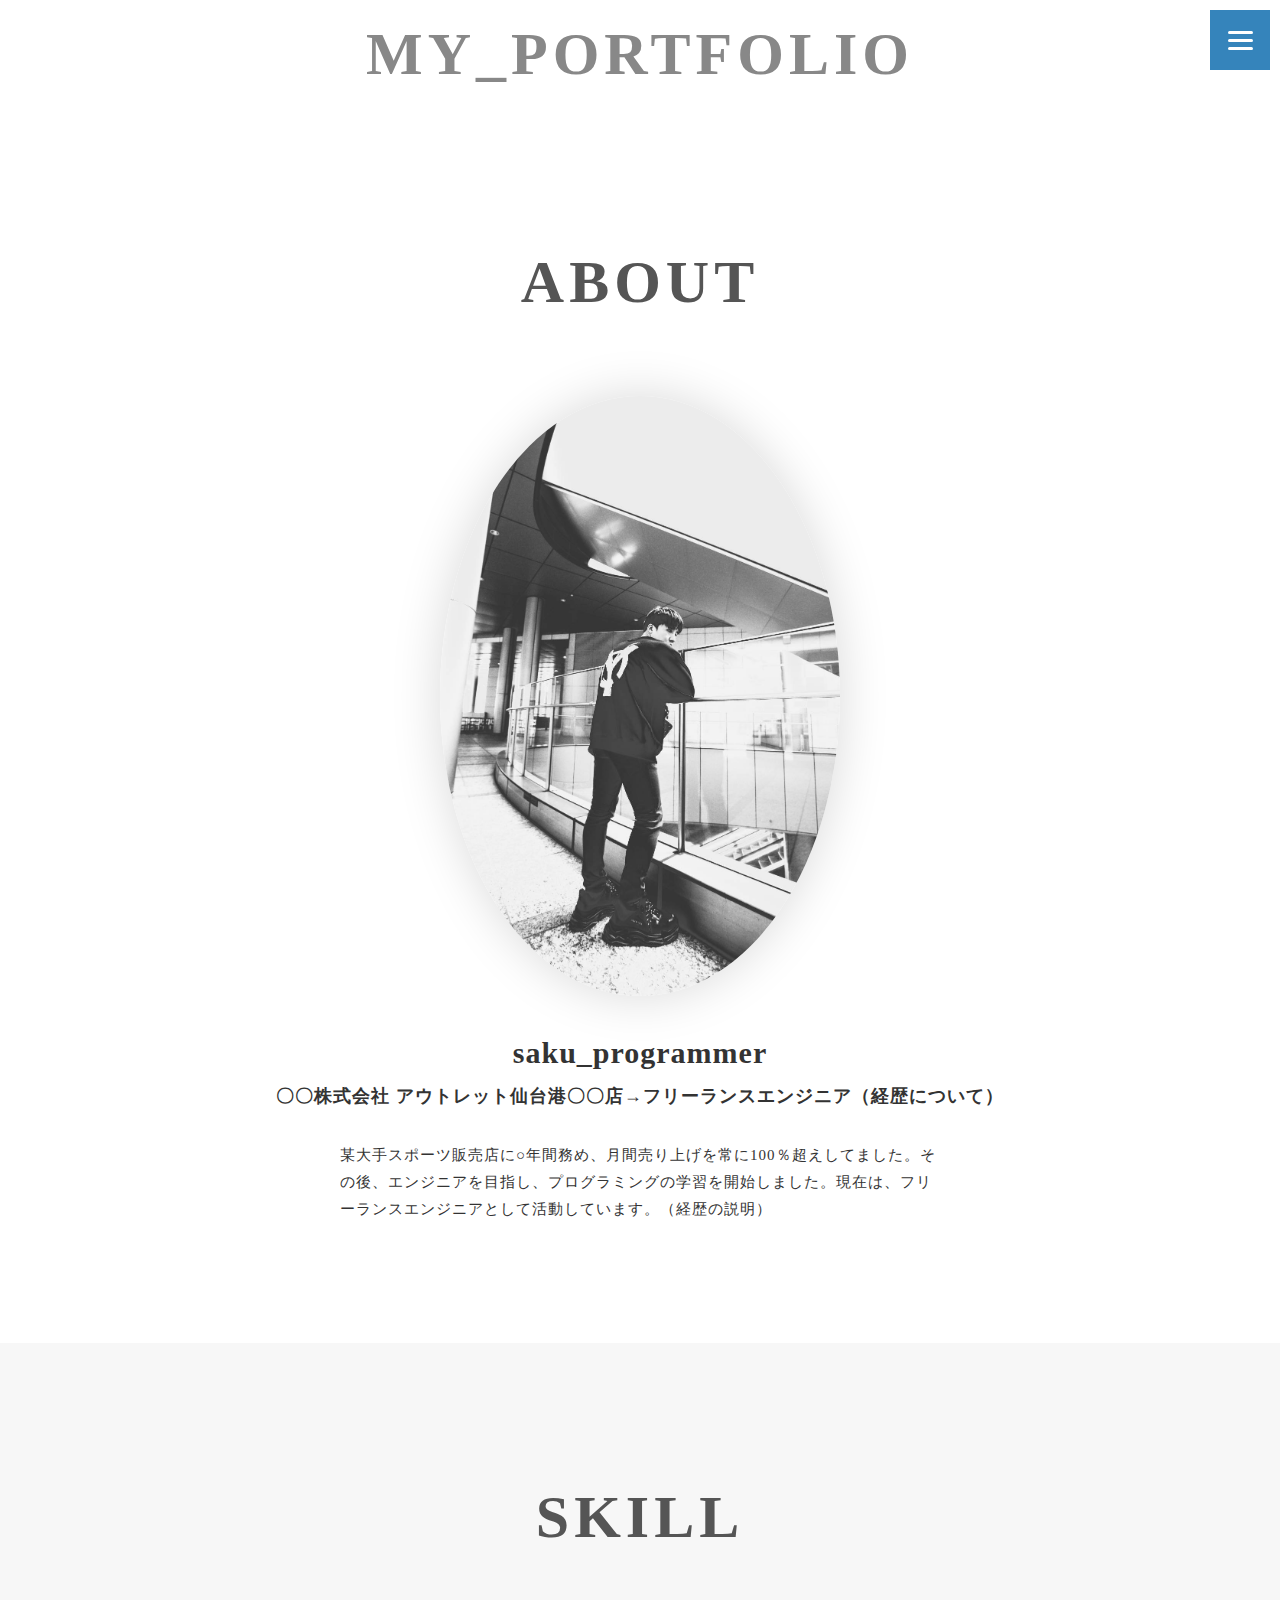
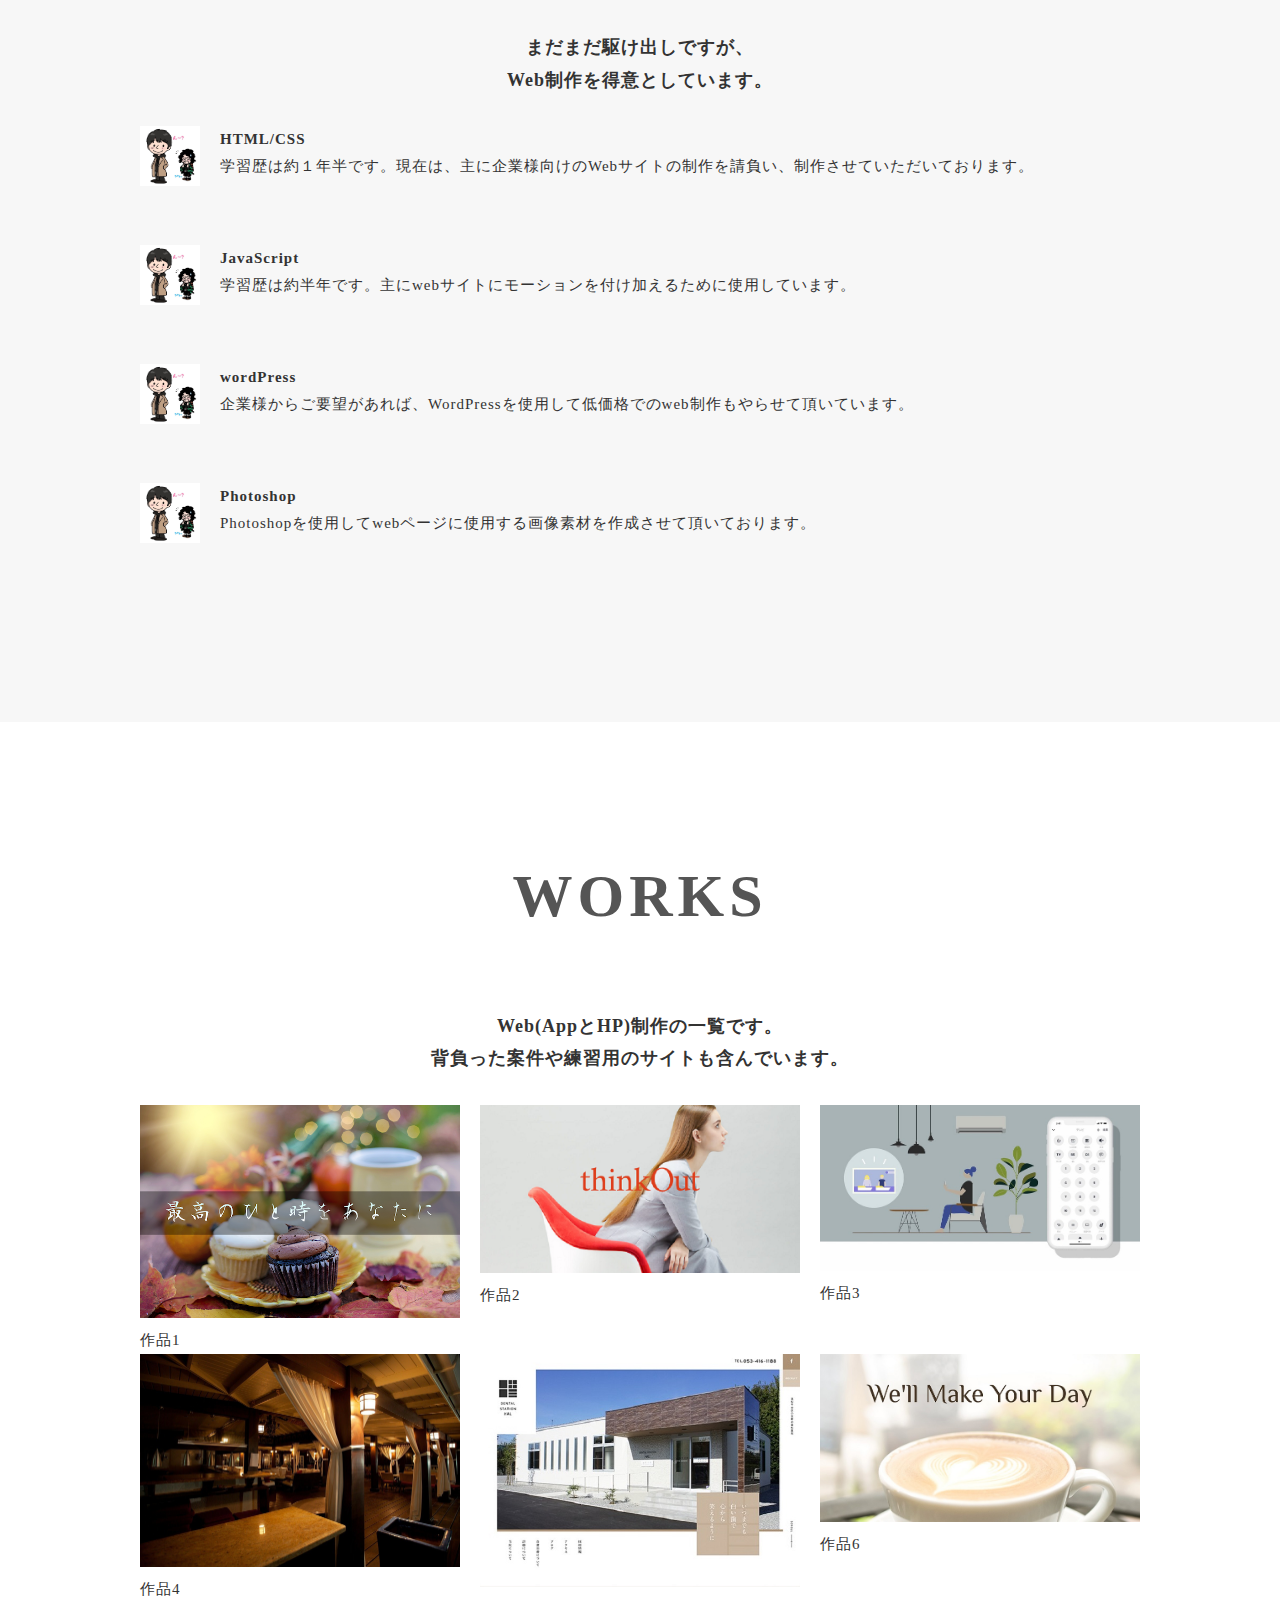
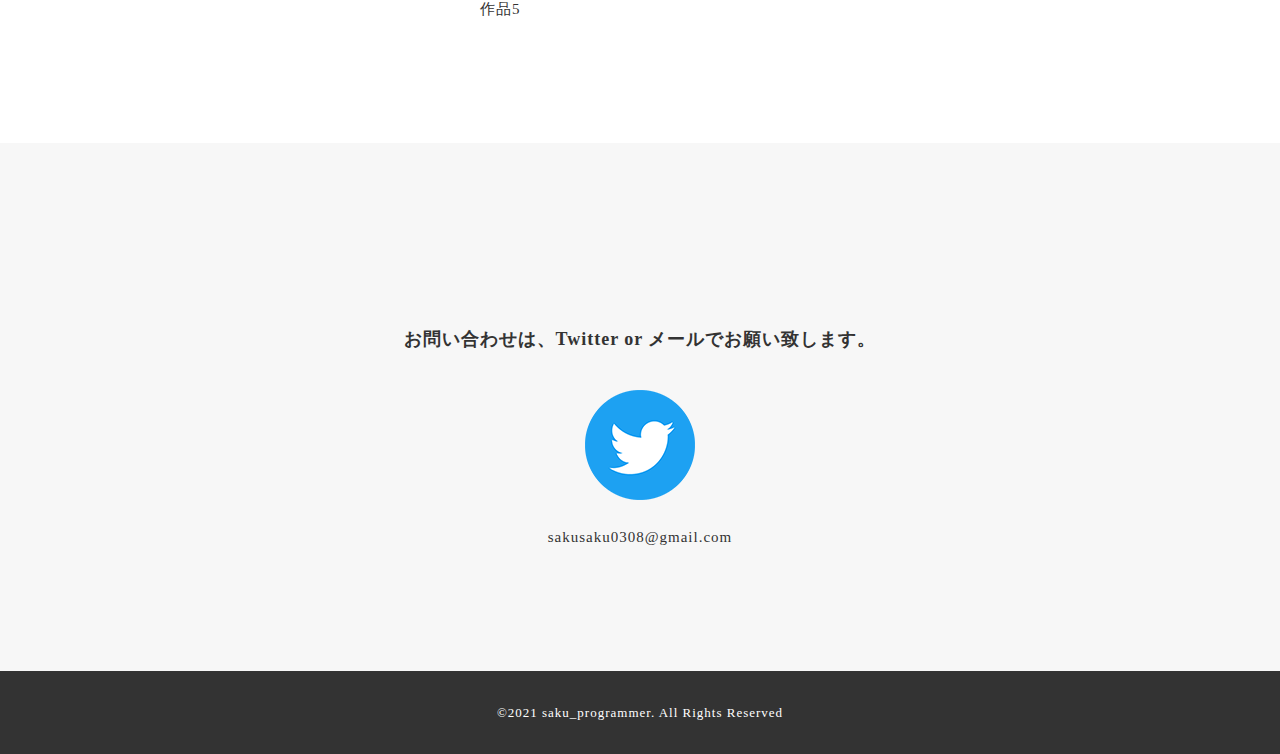
<file: index.html>
<!DOCTYPE html>
<html>
</html>
<head>
  <meta charset="UTF-8">
  <title>my_portfolio</title>
  <meta name="description" content="今までの勉強で培った作品と経歴">
  <meta name="keywords" content="IT,プログラミング,コミュニティ">
  <meta name="viewport" content="width=device-width, initial-scale=1.0">
  <meta property="og:title" content="my_portfolio">
  <meta property="og:type" content="article">
  <meta property="og:url" content="https://withcode-plus.tech">
  <meta property="og:image" content="img/logo.png">
  <meta property="og:description" content="今までの作品と経歴">
  <meta property="og:site_name" content="マイポートフォリオ">
  <link rel="icon" href="favicon.ico">
  <link rel="apple-touch-icon" sizes="180×180" href="img/logo.png">
  <link rel="stylesheet" type="text/css" href="css/reset.css">
  <link rel="stylesheet" type="text/css" href="css/common.css">
</head>
<body>
  <header>
    <div class="inner">
      <div class="hamburger-menu">
        <input type="checkbox" id="menu-btn-check">
        <label for="menu-btn-check" class="menu-btn"><span></span></label>
        <!--ここからメニュー-->
        <div class="menu-content">
          <ul>
            <li class="nav_item"><a class="nav_link" href="#about">ABOUT</a></li>
            <li class="nav_item"><a class="nav_link" href="#skill">SKILL</a></li>
            <li class="nav_item"><a class="nav_link" href="#work">WORKS</a></li>
            <li class="nav_item"><a class="nav_link" href="#contact">CONTACT</a></li>
          </ul>
        </div>
      </div>
      <!--ここまでメニュー-->
    </div>
  </header>
  <main>
    <section class="top">
      <div>
        <h1 class="top_title">MY_PORTFOLIO</h1>
      </div>
    </section>

    <section class="about section" id="about">
      <div class="inner">
        <h2 class="font1">ABOUT</h2>
        <img src="img/6B3FE98E-1C6A-4C93-9829-D627693FB7F8.jpg" class="about_img" alt="プロフィール画像">
        <p class="font3">saku_programmer</p>
        <p class="font2">〇〇株式会社 アウトレット仙台港〇〇店→フリーランスエンジニア（経歴について）</p>
        <p class="font4">某大手スポーツ販売店に○年間務め、月間売り上げを常に100％超えしてました。その後、エンジニアを目指し、プログラミングの学習を開始しました。現在は、フリーランスエンジニアとして活動しています。（経歴の説明）</p>
      </div>
    </section>

    <section class="skill section" id="skill">
      <div class="inner">
        <h2 class="font1">SKILL</h2>
        <p class="font2">まだまだ駆け出しですが、<br>Web制作を得意としています。</p>
        <div class="skill_list">
          <div class="skill_item">
            <div class="skill_img">
              <img src="img/S__4718629.jpg" alt="スキル1">
            </div>
            <div class="skill_body">
              <h3>HTML/CSS</h3>
              <p>学習歴は約１年半です。現在は、主に企業様向けのWebサイトの制作を請負い、制作させていただいております。</p>
            </div>
          </div>
          <div class="skill_item">
            <div class="skill_img">
              <img src="img/S__4718629.jpg" alt="スキル2">
            </div>
            <div class="skill_body">
              <h3>JavaScript</h3>
              <p>学習歴は約半年です。主にwebサイトにモーションを付け加えるために使用しています。</p>
            </div>
          </div>
          <div class="skill_item">
            <div class="skill_img">
              <img src="img/S__4718629.jpg" alt="スキル3">
            </div>
            <div class="skill_body">
              <h3>wordPress</h3>
              <p>企業様からご要望があれば、WordPressを使用して低価格でのweb制作もやらせて頂いています。</p>
            </div>
          </div>
          <div class="skill_item">
            <div class="skill_img">
              <img src="img/S__4718629.jpg" alt="スキル4">
            </div>
            <div class="skill_body">
              <h3>Photoshop</h3>
              <p>Photoshopを使用してwebページに使用する画像素材を作成させて頂いております。</p>
            </div>
          </div>
        </div>
      </div>
    </section>

    <section class="work section" id="work">
      <div class="inner">
        <div class="font1">
          <h2>WORKS</h2>
        </div>
        <div class="font2">
          <p>Web(AppとHP)制作の一覧です。<br>背負った案件や練習用のサイトも含んでいます。</p>
        </div>
        <div class="work_all">
          <figure class="work_item">
            <a href="ZONE/index.html">
              <img src="img/top_image.png" alt="作品1">
            </a>
            <figcaption class="work_body">
              <p>作品1</p>
            </figcaption>
          </figure>
          <figure class="work_item">
            <a href="模写2/index.html">
              <img src="img/header.png" alt="作品2">
            </a>
            <figcaption class="work_body">
              <p>作品2</p>
            </figcaption>
          </figure>
          <figure class="work_item">
            <a href="模写3/index.html">
              <img src="img/Nature_Illustration_190801-12.jpg" alt="作品3">
            </a>
            <figcaption class="work_body">
              <p>作品3</p>
            </figcaption>
          </figure>
          <figure class="work_item">
            <a href="ZONE中級編/index.html">
              <img src="img/feature-item01.png" alt="作品4">
            </a>
            <figcaption class="work_body">
              <p>作品4</p>
            </figcaption>
          </figure>
          <figure class="work_item">
            <a href="模写1/index.html">
              <img src="img/work1.jpg" alt="作品5">
            </a>
            <figcaption class="work_body">
              <p>作品5</p>
            </figcaption>
          </figure>
          <figure class="work_item">
            <a href="WCBCafe/index.html">
              <img src="img/ogp.jpg" alt="作品6">
            </a>
            <figcaption class="work_body">
              <p>作品6</p>
            </figcaption>
          </figure>
        </div>
      </div>
    </section>

    <section class="contact section" id="contact">
      <div class="inner">
        <h2 class="font1"></h2>
        <p class="font2">お問い合わせは、Twitter or メールでお願い致します。</p>
        <ul class="contact_list">
          <li>
            <a href="https://twitter.com/saku_programmer">
              <img src="img/twitter.png" alt="twitter アイコン"></a>
          </li>
        </ul>
        <p class="contact_mail">
          sakusaku0308@gmail.com
        </p>
      </div>
    </section>

    <footer class="bottom">
      <div class="inner">
        <p class="copyright">©︎2021 saku_programmer. All Rights Reserved</p>
      </div>
    </footer>
</body>
</file>
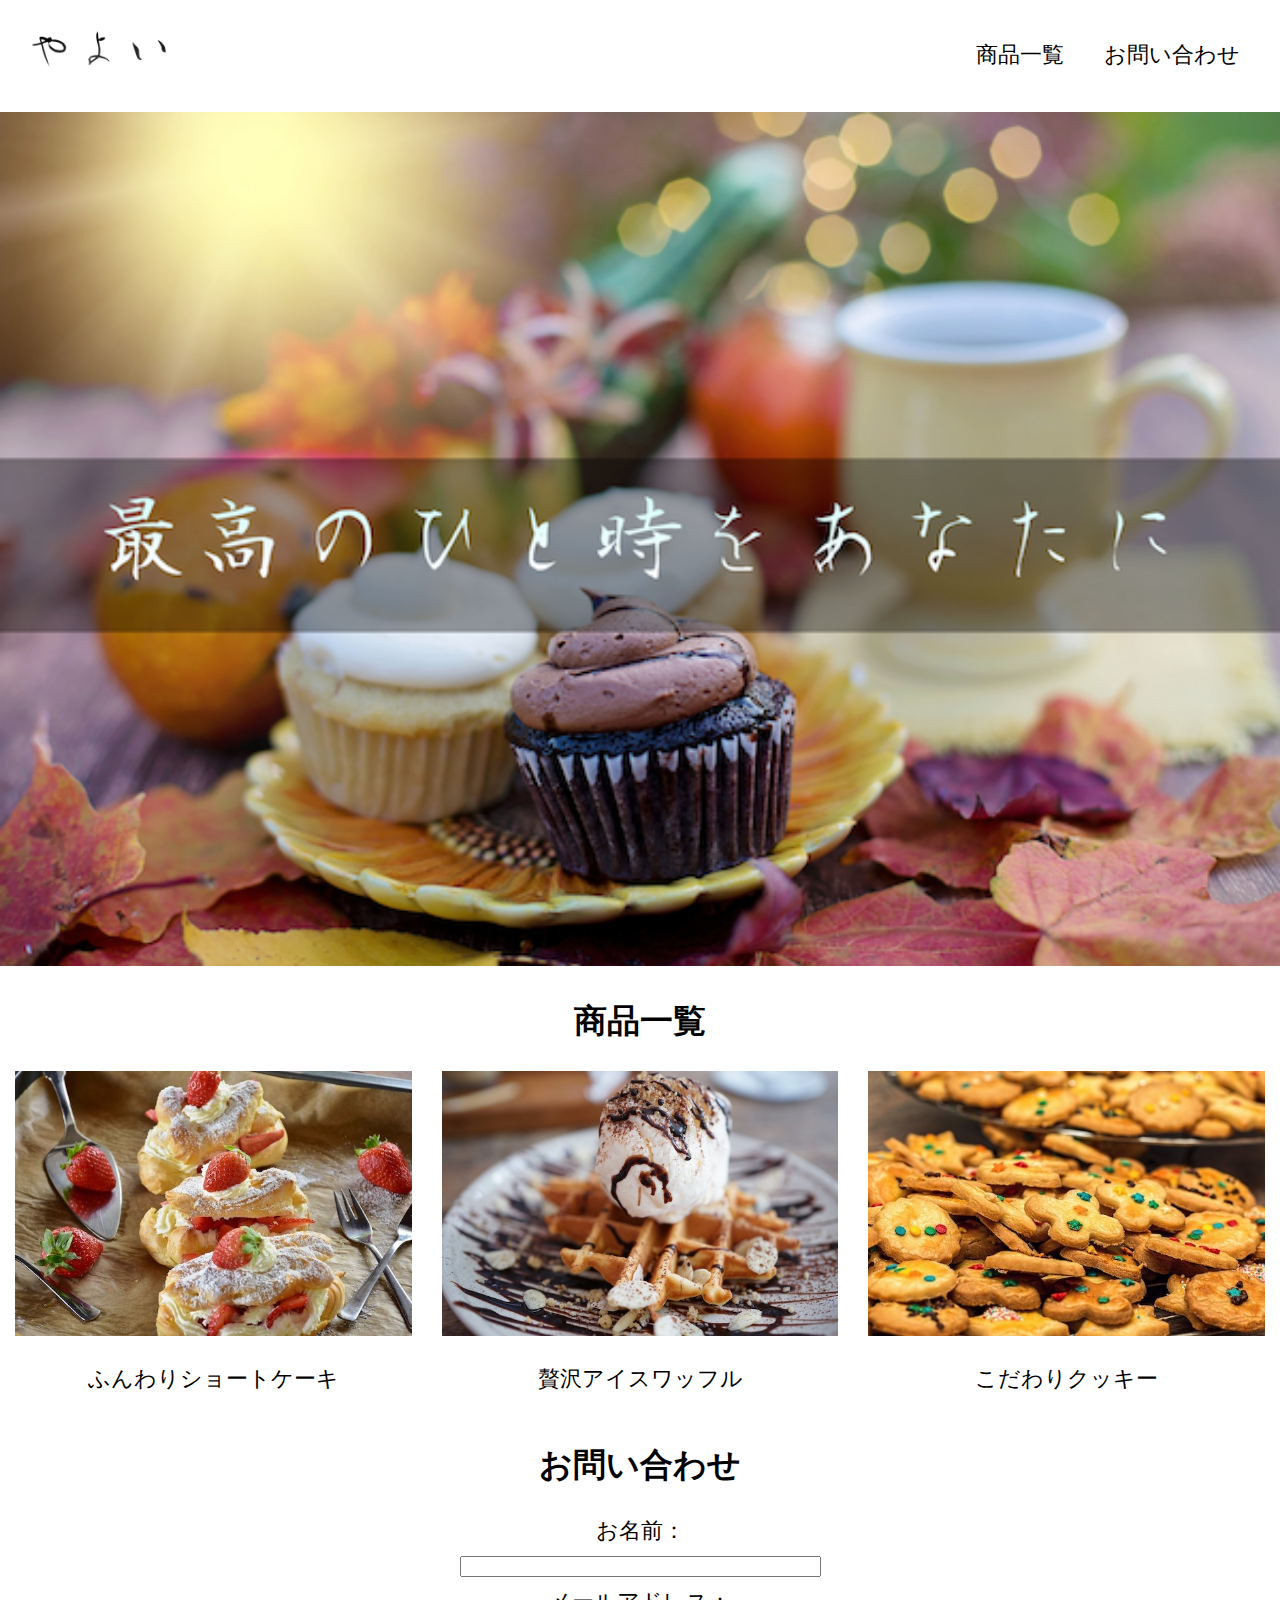
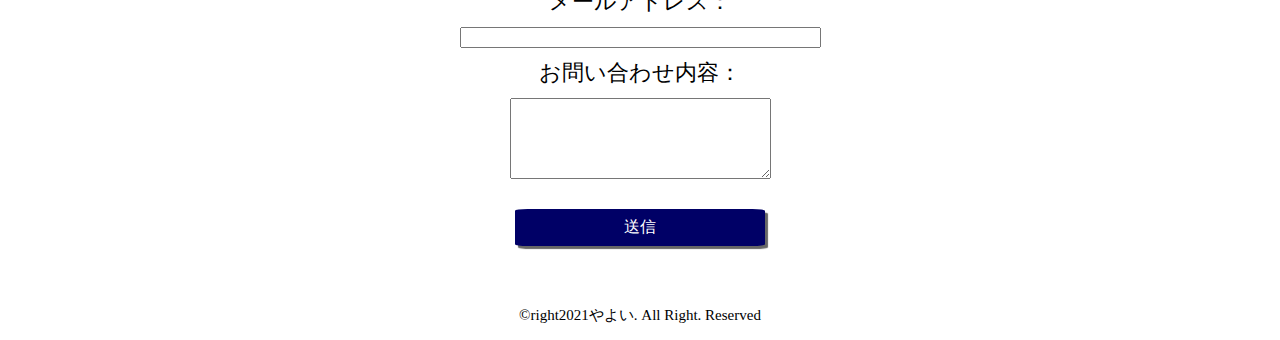
<file: ZONE/index.html>
<!DOCTYPE html>
<html lang="ja">
  <head>
    <meta charset="UTF-8" />
    <meta
      name="description"
      content="お菓子屋「やよい」のHPです。豊富な品揃えとこだわり抜いた絶品のスイーツをご堪能ください。"
    />
    <meta name="viewport" content="width=device-width, initial-scale=1.0" />
    <link rel="stylesheet" href="style.css" />
    <title>SweetsYayoi HP</title>
  </head>
  <body>
    <!--ヘッダー  -->
    <header class="header">
      <h1>
        <a href="index.html"
          ><img class="header-logo" src="images/logo.png" alt="やよいのロゴ"
        /></a>
      </h1>
      <div class="header-nav">
        <nav class="nav">
          <ul class="nav-list">
            <li class="nav-item"><a href="#">商品一覧</a></li>
            <li class="nav-item"><a href="#">お問い合わせ</a></li>
          </ul>
        </nav>
      </div>
    </header>
    <!-- トップ画像 -->
    <img class="top_image" src="images/top_image.png" />

    <!-- 商品一覧 -->
    <h2>商品一覧</h2>
    <div class="goods-list">
      <div class="goods-item">
        <img class="goods-picture" src="images/cake.jpg" />
        <p>ふんわりショートケーキ</p>
      </div>
      <div class="goods-item">
        <img class="goods-picture" src="images/waffle.jpg" />
        <p>贅沢アイスワッフル</p>
      </div>
      <div class="goods-item">
        <img class="goods-picture" src="images/cookie.jpg" />
        <p>こだわりクッキー</p>
      </div>
    </div>

    <!-- お問い合わせ -->
    <h2>お問い合わせ</h2>
    <form>
      <label for="name">お名前：</label>
      <input type="text" class="contact" name="name" size="42" />
      <label for="email">メールアドレス：</label>
      <input type="text" class="contact" name="email" size="42" />
      <label for="content">お問い合わせ内容：</label>
      <textarea class="contact" name="content" cols="30" rows="5"></textarea>
      <input class="submit" type="submit" value="送信" />
    </form>
    <!-- フッター -->
    <footer>
      <div class="copyright">
        <p>&copyright2021やよい. All Right. Reserved</p>
      </div>
    </footer>
  </body>
</html>
</file>
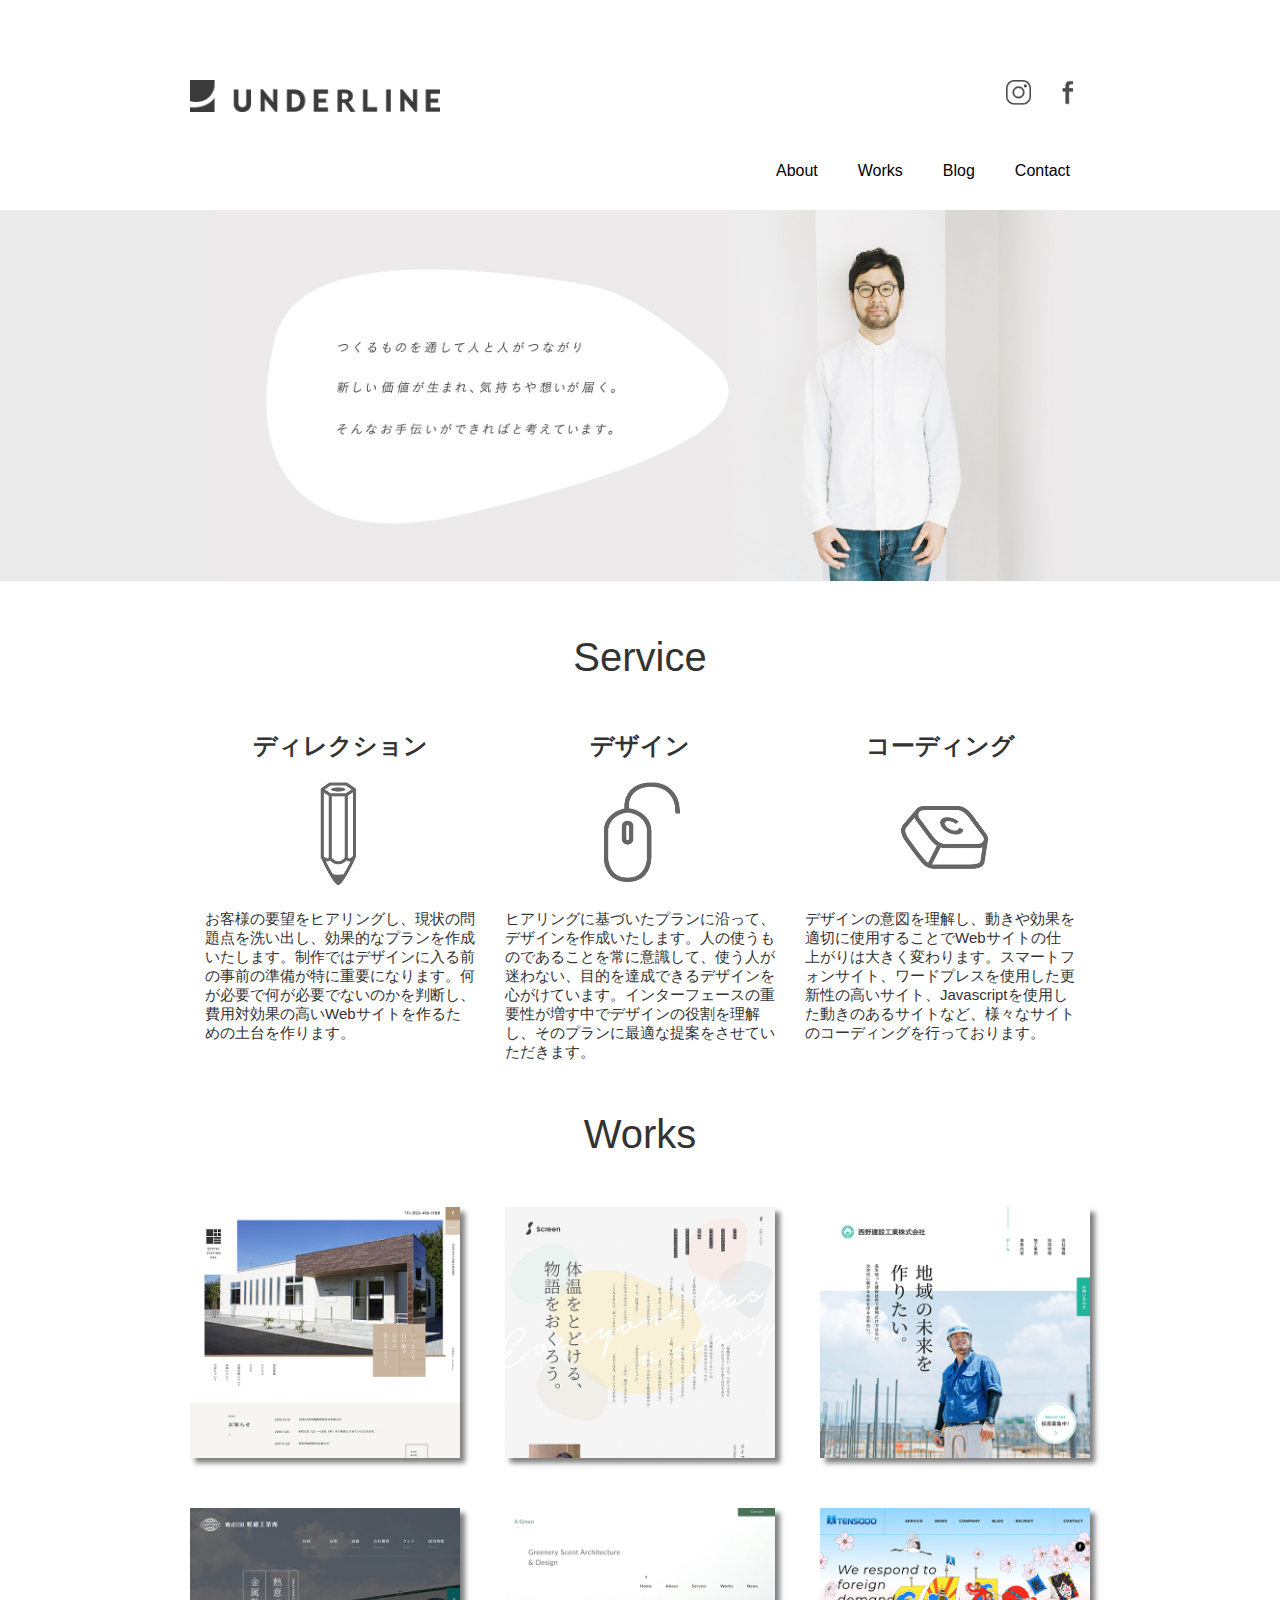
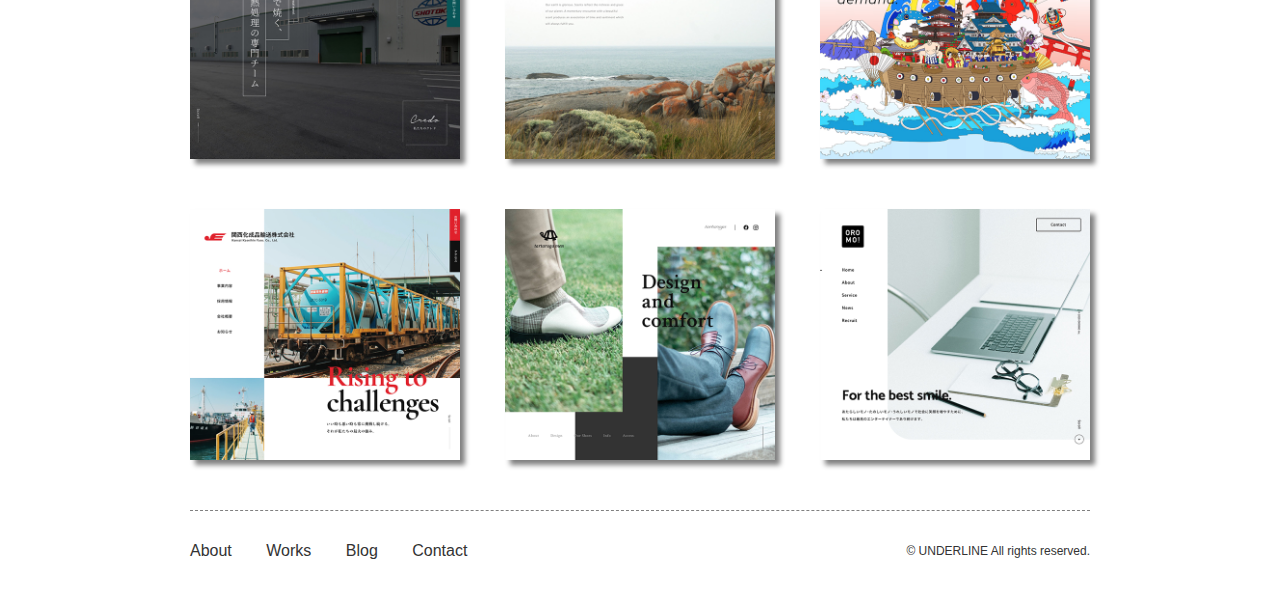
<file: 模写1/index.html>
<!DOCTYPE html> <!-- この文章がHTML、という宣言 -->
<html>
<head>
    <link rel="stylesheet" href="stylesheet.css"> <!-- stylesheet.cssの読み込み -->
    <link rel="stylesheet" href="responsive.css"> <!-- responsive.cssの読み込み -->
    <meta charset="utf-8"> <!-- 文字化け対策 -->
    <meta name="viewport" content="width=device-width, initial-scale=1.0"> <!-- スマホ対応のおまじない -->
    <title>模写1</title>
</head>
<body>
    <header>
        <div class="container">
            <div class="head">
                <img class="logo" src="img/logo.png">
                <div>
                    <img class="instagram" src="img/icon_instagram.gif">
                    <img class="facebook" src="img/icon_facebook.gif">
                </div>
            </div>
            <div class="a-flex">
                <a href="#">About</a>
                <a href="#">Works</a>
                <a href="#">Blog</a>
                <a href="#">Contact</a>
            </div>
        </div>
        <img class="head-img" src="img/header.png">
    </header>

    <div class="container">
        <h1>Service</h1>
        <div class="ser-1">
            <div class="ser-2">
                <div class="center">
                    <h2>ディレクション</h2>
                    <img src="img/service1.jpg">
                </div>
                <p>お客様の要望をヒアリングし、現状の問題点を洗い出し、効果的なプランを作成いたします。制作ではデザインに入る前の事前の準備が特に重要になります。何が必要で何が必要でないのかを判断し、費用対効果の高いWebサイトを作るための土台を作ります。</p>
            </div>
            <div class="ser-2">
                <div class="center">
                    <h2>デザイン</h2>
                    <img src="img/service2.jpg">
                </div>
                <p>ヒアリングに基づいたプランに沿って、デザインを作成いたします。人の使うものであることを常に意識して、使う人が迷わない、目的を達成できるデザインを心がけています。インターフェースの重要性が増す中でデザインの役割を理解し、そのプランに最適な提案をさせていただきます。</p>
            </div>
            <div class="ser-2">
                <div class="center">
                    <h2>コーディング</h2>
                    <img src="img/service3.jpg">
                </div>
                <p>デザインの意図を理解し、動きや効果を適切に使用することでWebサイトの仕上がりは大きく変わります。スマートフォンサイト、ワードプレスを使用した更新性の高いサイト、Javascriptを使用した動きのあるサイトなど、様々なサイトのコーディングを行っております。</p>
            </div>
        </div>
        <h1>Works</h1>
        <div class="work">
            <img src="img/work1.jpg">
            <img src="img/work2.jpg">
            <img src="img/work3.jpg">
            <img src="img/work4.jpg">
            <img src="img/work5.jpg">
            <img src="img/work6.jpg">
            <img src="img/work7.jpg">
            <img src="img/work8.jpg">
            <img src="img/work9.jpg">
        </div>

        <footer>
            <div class="container footer-flex">
                <div class="footer-a">
                    <a href="#">About</a>
                    <a href="#">Works</a>
                    <a href="#">Blog</a>
                    <a href="#">Contact</a>
                </div>
                <p>© UNDERLINE All rights reserved.</p>
            </div>
    </div>
    </footer>
</body>
</html>
</file>
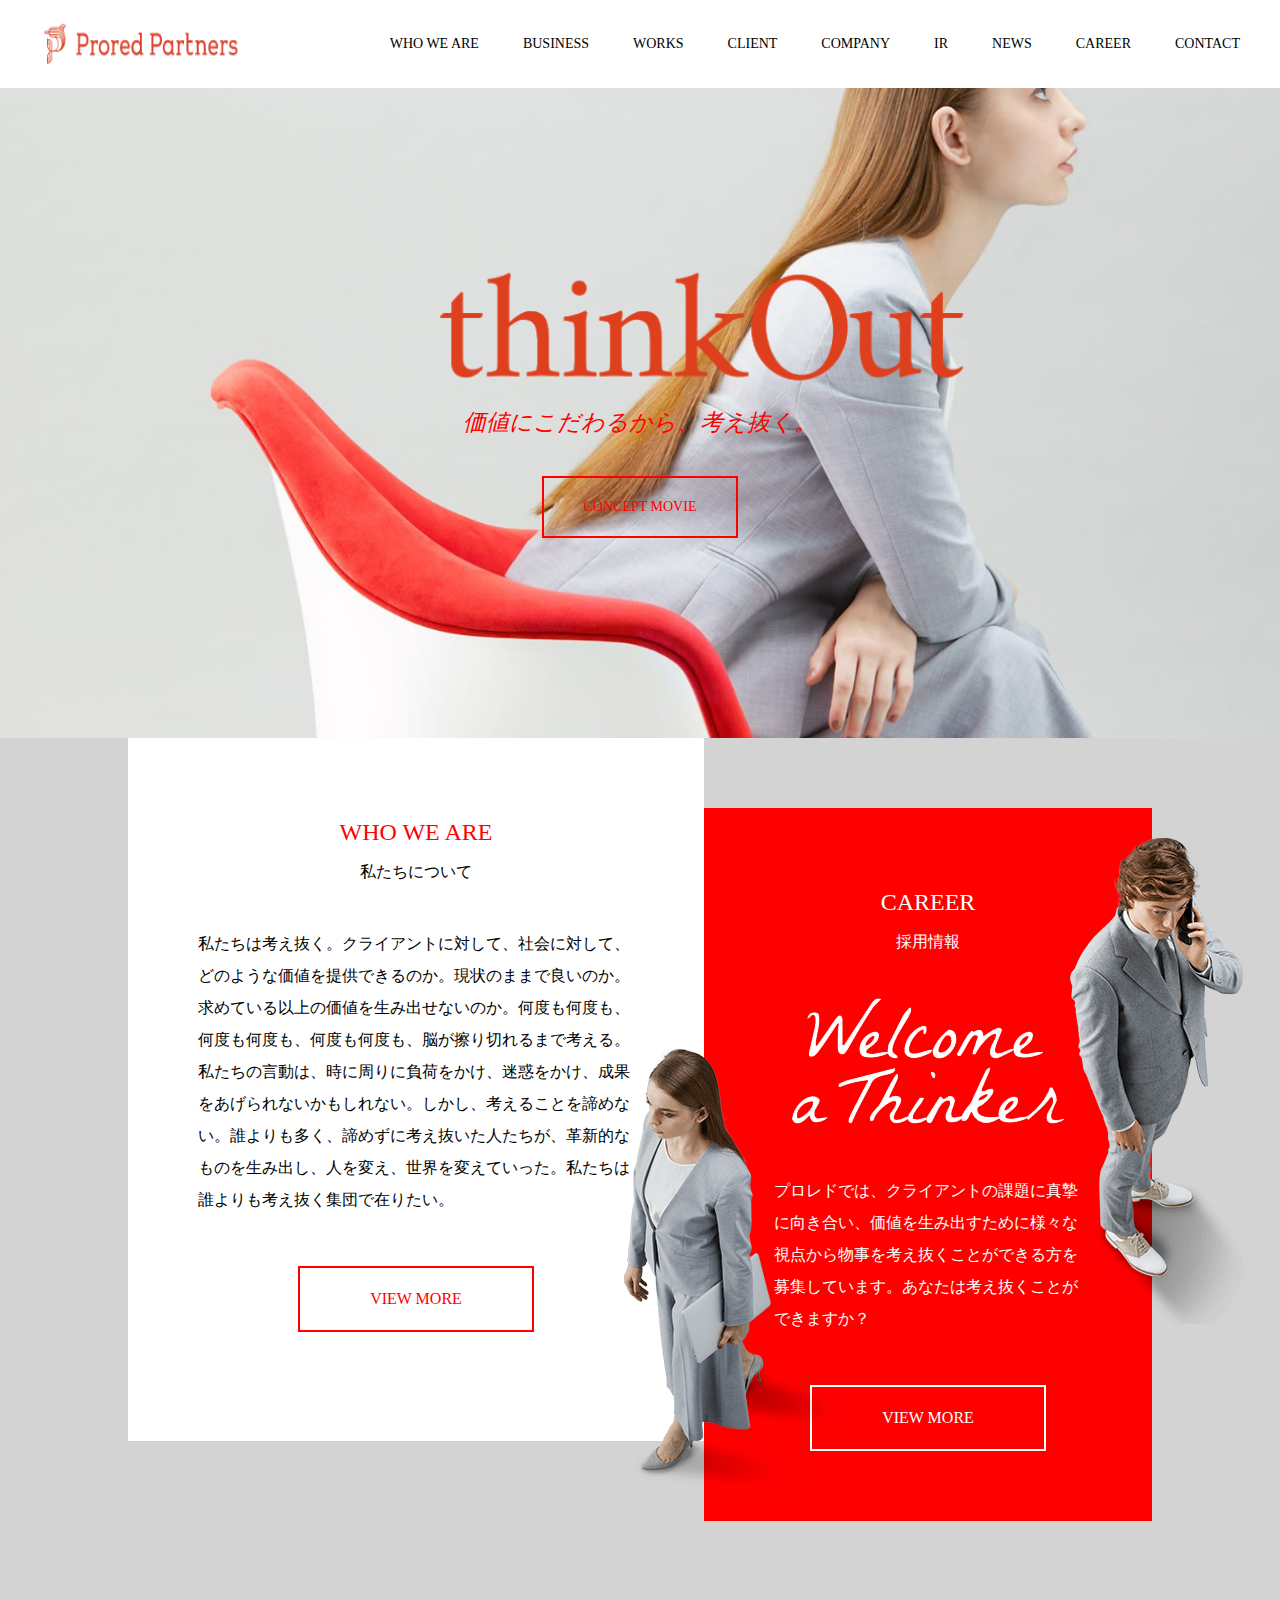
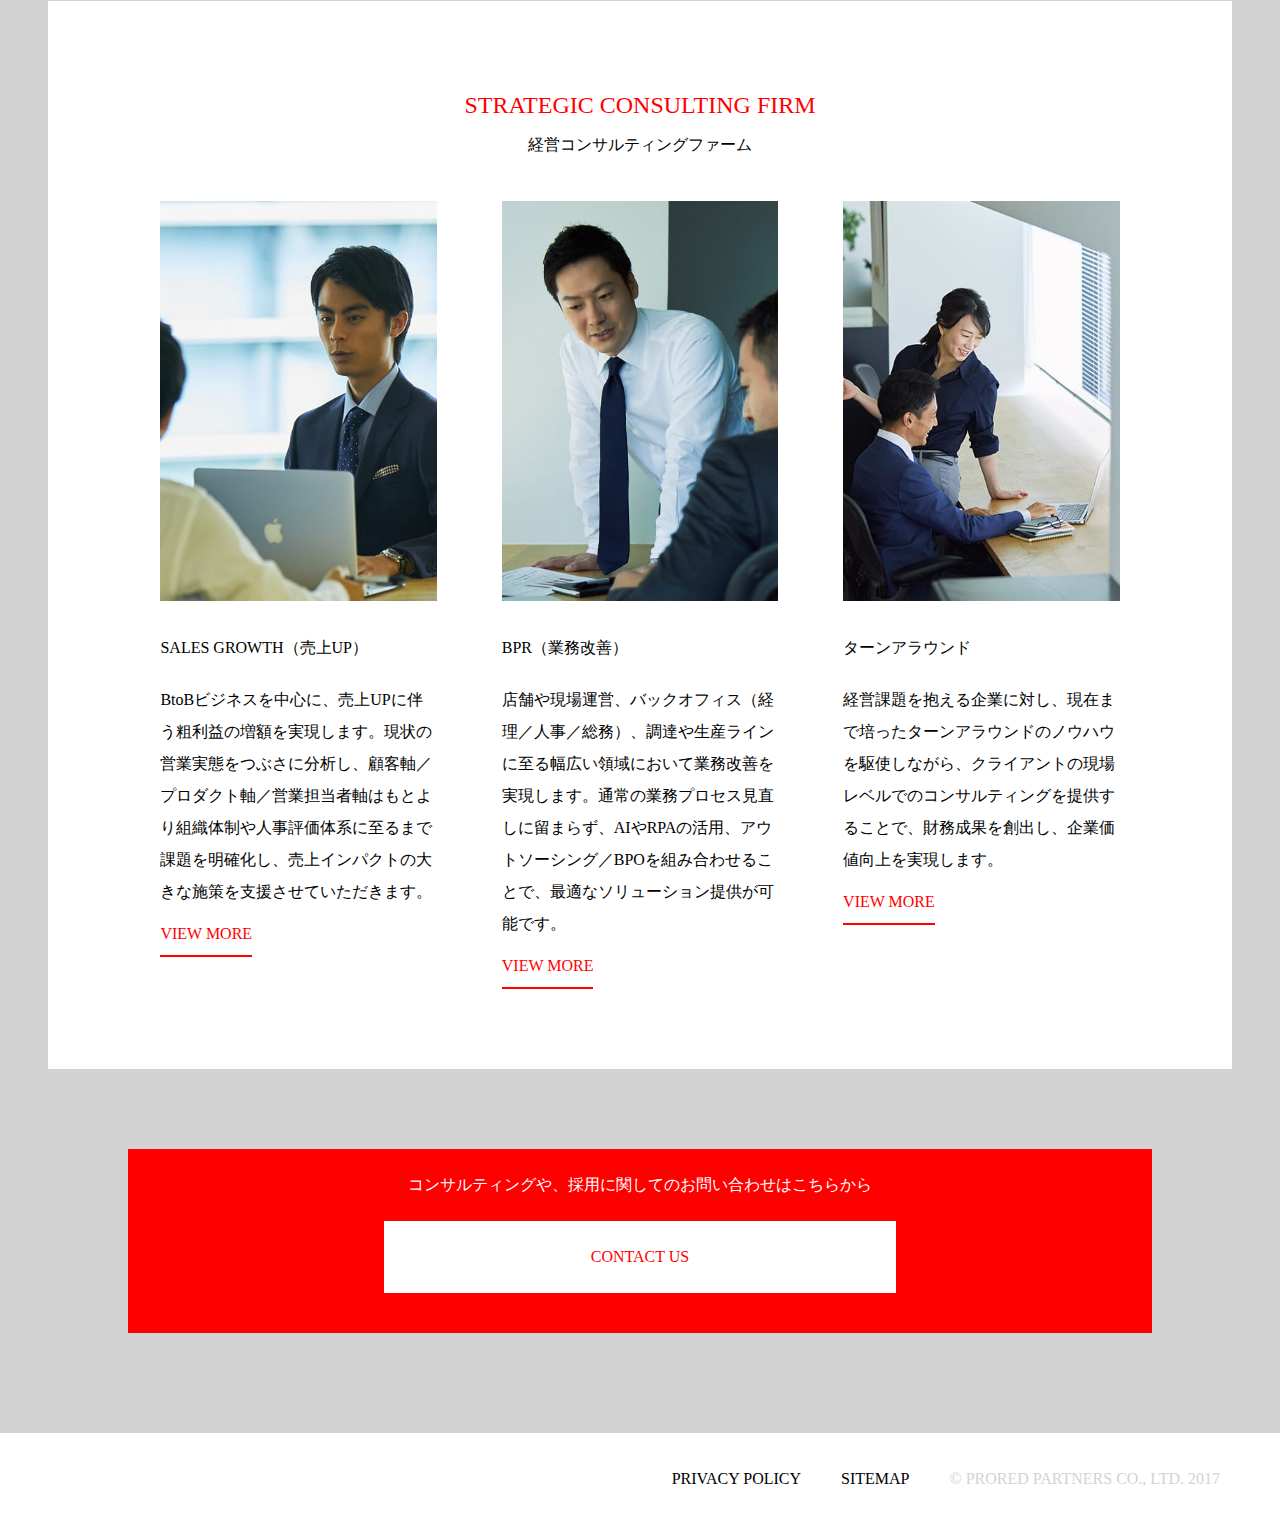
<file: 模写2/index.html>
<!DOCTYPE html> <!-- この文章がHTML、という宣言 -->
<html>
  <head>
    <link rel="stylesheet" href="stylesheet.css"> <!-- stylesheet.cssの読み込み -->
    <link rel="stylesheet" href="responsive.css"> <!-- responsive.cssの読み込み -->
    <meta charset="utf-8"> <!-- 文字化け対策 -->
    <meta name="viewport" content="width=device-width, initial-scale=1.0"> <!-- スマホ対応のおまじない -->
    <title>模写2</title>
  </head>
  <body>
      <header>
          <div class="heading">
              <img class="logo" src="img/logo.png">
              <div class="pc">
                  <a href="#">WHO WE ARE</a>
                  <a href="#">BUSINESS</a>
                  <a href="#">WORKS</a>
                  <a href="#">CLIENT</a>
                  <a href="#">COMPANY</a>
                  <a href="#">IR</a>
                  <a href="#">NEWS</a>
                  <a href="#">CAREER</a>
                  <a href="#">CONTACT</a>
              </div>
          </div>
          <div class="head-main">
              <h1>価値にこだわるから、考え抜く。</h1>
              <a href="#">CONCEPT MOVIE</a>
          </div>
      </header>
      <main>
          <div class="section1">
              <div class="back-w">
                  <h2 class="red">WHO WE ARE</h2>
                  <p class="center mar-b">私たちについて</p>
                  <p>私たちは考え抜く。クライアントに対して、社会に対して、どのような価値を提供できるのか。現状のままで良いのか。求めている以上の価値を生み出せないのか。何度も何度も、何度も何度も、何度も何度も、脳が擦り切れるまで考える。私たちの言動は、時に周りに負荷をかけ、迷惑をかけ、成果をあげられないかもしれない。しかし、考えることを諦めない。誰よりも多く、諦めずに考え抜いた人たちが、革新的なものを生み出し、人を変え、世界を変えていった。私たちは誰よりも考え抜く集団で在りたい。</p>
                  <div class="center">
                      <a href="#" class="a-red">VIEW MORE</a>
                  </div>
              </div>
              <div class="back-r">
                <img class="sec1-img1" src="img/sec1-2.png">
                <img class="sec1-img2" src="img/sec1-3.png">
                <h2>CAREER</h2>
                <p class="center mar-b">採用情報</p>
                <div class="center">
                    <img class="sec1-img" src="img/sec1-1.png">
                </div>
                <p>プロレドでは、クライアントの課題に真摯に向き合い、価値を生み出すために様々な視点から物事を考え抜くことができる方を募集しています。あなたは考え抜くことができますか？</p>
                <div class="center">
                    <a href="#" class="a-white">VIEW MORE</a>
                </div>
              </div>
          </div>
          <div class="section2">
            <h2 class="red">STRATEGIC CONSULTING FIRM</h2>
            <p class="center mar-b">経営コンサルティングファーム</p>
            <div class="sec2-flex">
                <div class="sec2-1">
                    <img src="img/sec2-1.jpg">
                    <p class="sec2-p">SALES GROWTH（売上UP）</p>
                    <p>BtoBビジネスを中心に、売上UPに伴う粗利益の増額を実現します。現状の営業実態をつぶさに分析し、顧客軸／プロダクト軸／営業担当者軸はもとより組織体制や人事評価体系に至るまで課題を明確化し、売上インパクトの大きな施策を支援させていただきます。</p>
                    <a href="#">VIEW MORE</a>
                </div>
                <div class="sec2-1">
                    <img src="img/sec2-2.jpg">
                    <p class="sec2-p">BPR（業務改善）</p>
                    <p>店舗や現場運営、バックオフィス（経理／人事／総務）、調達や生産ラインに至る幅広い領域において業務改善を実現します。通常の業務プロセス見直しに留まらず、AIやRPAの活用、アウトソーシング／BPOを組み合わせることで、最適なソリューション提供が可能です。</p>
                    <a href="#">VIEW MORE</a>
                </div>
                <div class="sec2-1">
                    <img src="img/sec2-3.jpg">
                    <p class="sec2-p">ターンアラウンド</p>
                    <p>経営課題を抱える企業に対し、現在まで培ったターンアラウンドのノウハウを駆使しながら、クライアントの現場レベルでのコンサルティングを提供することで、財務成果を創出し、企業価値向上を実現します。</p>
                    <a href="#">VIEW MORE</a>
                </div>
            </div>
          </div>
          <div class="section3">
              <p>コンサルティングや、採用に関してのお問い合わせはこちらから</p>
              <a href="#">CONTACT US</a>
          </div>
      </main>
      <footer>
          <a href="#">PRIVACY POLICY</a>
          <a href="#">SITEMAP</a>
          <p>©︎ PRORED PARTNERS CO., LTD. 2017</p>
      </footer>
  </body>
</html>
</file>
<file: css/common.css>
@charset "UTF-8";

body {
  font-size: 15px;
  line-height: 1.8;
  letter-spacing: 1px;
  word-break: break-all;
  color: #333;
}

/* ヘッダー始まり */
.top_title {
  font-size: 60px;
  font-weight: bold;
  color: #888;
  letter-spacing: 5px;
  text-align: center;
}

img {
  width: 100%;
  height: auto;
  object-fit: cover;
}



.menu-btn {
  position: fixed;
  top: 10px;
  right: 10px;
  display: flex;
  height: 60px;
  width: 60px;
  justify-content: center;
  align-items: center;
  z-index: 90;
  background-color: #3584bb;

}

#menu-btn-check:checked~.menu-btn span {
  background-color: rgba(255, 255, 255, 0);
  /*メニューオープン時は真ん中の線を透明にする*/
}

#menu-btn-check:checked~.menu-btn span::before {
  bottom: 0;
  transform: rotate(45deg);
}

#menu-btn-check:checked~.menu-btn span::after {
  top: 0;
  transform: rotate(-45deg);
}

#menu-btn-check {
  display: none;
}

.menu-btn span,
.menu-btn span:before,
.menu-btn span:after {
  content: '';
  display: block;
  height: 3px;
  width: 25px;
  border-radius: 3px;
  background-color: #ffffff;
  position: absolute;
}

.menu-btn span:before {
  bottom: 8px;
}

.menu-btn span:after {
  top: 8px;
}

.menu-content {
  width: 100%;
  height: 100%;
  position: fixed;
  top: 0;
  left: 0;
  z-index: 80;
  background-color: #3584bb;
}

.menu-content ul {
  padding: 70px 10px 0;
}

.menu-content ul li {
  list-style: none;
  text-decoration: none;
  text-align: center;
}

.menu-content ul li a {
  display: block;
  width: 100%;
  font-size: 30px;
  box-sizing: border-box;
  color: #ffffff;
  text-decoration: none;
  padding: 9px 15px 10px 0;
  position: relative;
}

.menu-content ul li a::before {
  content: "";
  width: 7px;
  height: 7px;
  border-top: solid 2px #ffffff;
  border-right: solid 2px #ffffff;
  transform: rotate(45deg);
  position: absolute;
  right: 11px;
  top: 16px;
}

.menu-content {
  width: 100%;
  height: 100%;
  position: fixed;
  top: 0;
  left: 100%;
  /*leftの値を変更してメニューを画面外へ*/
  z-index: 80;
  background-color: #3584bb;
  transition: all 0.5s;
  /*アニメーション設定*/
}

#menu-btn-check:checked~.menu-content {
  left: 0;
  /*メニューを画面内へ*/
}


.mainview {
  background-color: black;
}

.mainview p,
li {
  color: white;
}

.title {
  font-size: 100px;
  text-align: center;
}

.mainview b {
  color: red;
}

/* ヘッダーここまで */

/* aboutここから */

.section {
  padding: 120px 0;
}

.section:nth-of-type(odd) {
  background-color: #f7f7f7;
}

.inner {
  max-width: 1000px;
  margin: 0 auto;
  padding: 0 40px;
}

.font1 {
  text-align: center;
  font-size: 60px;
  font-weight: bold;
  letter-spacing: 5px;
  color: #555;
  margin-bottom: 60px;
}

.font2 {
  text-align: center;
  margin-bottom: 30px;
  font-size: 18px;
  font-weight: bold;
  margin-bottom: 30px;
}

.font3 {
  text-align: center;
  font-size: 30px;
  font-weight: bold;
}

.font4 {
  width: 60%;
  margin: 0 auto;
}

.about_img {
  display: block;
  width: 40%;
  margin: 0 auto 30px;
  border-radius: 50%;
  box-shadow: 0 0 50px 0 #d9d9d9;

}

/* aboutここまで */

/* skillここから */

.skill_item {
  display: flex;
  margin-bottom: 50px;
}

.skill_img {
  margin-right: 20px;
}

.skill_img img {
  width: 60px;
}

/* Skillここまで */

/* workここから */
.work_all {
  display: flex;
  flex-wrap: wrap;
}

.work_item {
  flex: 32%;
  margin-right: 2%;
}

.work_item:nth-of-type(3n) {
  margin-right: 0;
}

.work_item a img {
  width: 100%;
}

/* workここまで */

/* contactここから */
.contact_list {
  display: flex;
  align-items: center;
  justify-content: center;
}

.contact_list li {
  list-style: none;
}

.contact_item {
  width: 60px;
}

.contact_mail {
  margin-top: 10px;
  text-align: center;
}

/* contactここまで */



/* footerここから */
.bottom {
  background-color: #333;
}

.bottom .inner {
  padding: 30px;
}

.copyright {
  font-size: 13px;
  text-align: center;
  color: #fff;
}
</file>
<file: ZONE/style.css>
html,
body {
  font-family: "PT Serif", serif;
  margin: 0px;
  font-size: 22px;
  text-align: center;
}

header {
  display: flex;
}

.header-logo {
  width: 140px;
  margin-left: 30px;
}

.header-nav {
  margin-left: auto;
}

.nav-list {
  display: flex;
  list-style: none;
  margin-top: 40px;
}

.nav-item a {
  text-decoration: none;
  color: black;
  margin-right: 40px;
}

/* トップ画像 */
.top_image {
  width: 100%;
}
/* 商品一覧 */
.goods-list {
  display: flex;
}

.goods-picture {
  width: 100%;
}

.goods-item {
  padding: 0 15px;
}

/* レスポンシブ */

@media screen and (max-width: 767px) {
  /* コース一覧 */
  .goods-list {
    flex-flow: column;
  }
  .goods-item {
    margin: 0 auto;
    width: 80%;
  }
}

/* 問い合わせ（入力フォーム） */
.contact {
  display: block;
  margin: 10px auto;
}

/* 問い合わせ(送信ボタン） */
.submit {
  display: block;
  width: 250px;
  margin: 30px auto 0 auto;
  border-radius: 5%; /*  角丸  */
  font-size: 16px; /*  文字サイズ  */
  text-align: center; /*  文字位置  */
  cursor: pointer; /*  カーソル  */
  padding: 6px 6px; /*  余白  */
  background: #000066; /*  背景色  */
  color: #fff; /*  文字色  */
  transition: 0.3s; /*  なめらか変化 */
  box-shadow: 3px 3px 1px #666666; /*影の設定  */
  border: 2px solid #000066; /* 枠の指定  */
}
.submit:hover {
  box-shadow: none; /* カーソル時の影消去 */
  color: #000066; /* 背景色  */
  background: #fff; /*  文字色  */
}
/* フッター */
footer {
  margin-top: 60px;
}

.copyright {
  font-size: 15px;
}
</file>
<file: 模写1/stylesheet.css>
* {
    padding: 0;
    margin: 0;
    font-family: Helvetica, '游ゴシック', 'Yu Gothic', YuGothic, HiraKakuProN-W3, 'メイリオ', Meiryo, sans-serif;
    color: #333333;
}

.container {
    margin: 0 auto;
    max-width: 900px;
}

header {
    padding-top: 80px;
}

.head {
    display: flex;
    justify-content: space-between;
    padding-bottom: 50px;
}

.logo {
    width: 250px;
}

.facebook,
.instagram {
    width: 25px;
    padding: 0 10px;
}

.a-flex {
    display: flex;
    justify-content: flex-end;
}

.a-flex a {
    margin: 0 20px;
    text-decoration: none;
    color: black;
}

.head-img {
    width: 100%;
    padding-top: 30px;
}

main {
    padding-bottom: 30px;
}

h1 {
    font-size: 40px;
    text-align: center;
    padding: 50px 0;
    font-weight: normal;
}

.center {
    text-align: center;
}

.ser-1 {
    display: flex;
    justify-content: space-around;
}

.ser-2 img {
    width: 100px;
    padding: 20px 0;
}

.ser-2 {
    width: 30%;
}

p {
    font-size: 15px;
}

.work {
    display: flex;
    justify-content: space-between;
    flex-wrap: wrap;
}

.work img {
    width: 30%;
    margin-bottom: 50px;
    box-shadow: 5px 5px 5px gray;
}

footer {
    height: 80px;
    line-height: 80px;
    border-top: 1px dashed gray;
}

.footer-flex {
    display: flex;
    justify-content: space-between;
}

footer a {
    text-decoration: none;
    padding-right: 30px;
}

footer p {
    font-size: 12px;
}
</file>
<file: 模写1/responsive.css>
@media screen and (max-width:896px){
    .logo{
        padding-left:20px;
    }

    .work{
        justify-content: space-around;
    }

    footer{
        padding:0 20px;
    }
}

@media screen and (max-width:480px){
    header{
        padding-top:40px;
    }

    .logo{
        width:150px;
    }
    
    .facebook,.instagram{
        width:15px;
        padding:0 5px;
    }

    .head{
        padding-bottom:30px;
    }

    .a-flex a{
        margin:0 10px;
        font-size:14px;
    }

    h1{
        font-size:25px;
        padding:30px 0 10px 0;
    }

    .ser-1{
        flex-wrap:wrap;
    }

    .ser-2{
        width:100%;
    }

    h2{
        font-size:20px;
        padding-top:20px;
    }

    .ser-1 p{
        padding:0 10px;
    }

    .work img{
        width:80%;
        margin-bottom:30px;
    }

    footer{
        line-height:40px;
    }

    .footer-flex{
        display:flex;
        justify-content: space-between;
        flex-direction: column;
    }

    .footer-a{
        display:flex;
        justify-content: space-around;
    }

    footer a{
        padding-right:0;
    }

    footer p{
        text-align:center;
    }
}
</file>
<file: 模写2/stylesheet.css>
*{
    padding:0;
    margin:0;
    line-height:2;
}

.logo{
    padding:15px 0 15px 40px;
    width:200px;
}

.heading{
    display:flex;
    justify-content: space-between;
    position:fixed;
    width:100%;
    background-color:white;
    z-index:10;
}

.heading a{
    margin-right:40px;
    font-size:14px;
    display:inline-block;
    padding:30px 0;
    color:black;
    text-decoration:none;
}

.head-main{
    background-image:url("img/header.png");
    text-align:center;
    padding-top:400px;
    background-size:cover;
}

h1{
    color:white;
    font-family:serif;
    font-style: italic;
    color:red;
    font-size:23px;
    font-weight:normal;
    padding-bottom:30px;
}

.head-main a{
    color:red;
    text-decoration: none;
    display:inline-block;
    padding:15px 40px;
    border: 2px solid red;
    font-size:14px;
    margin-bottom:200px;
}

.head-main a:hover{
    color:white;
    background-color:red;
    transition:1s;
}

main{
    background-color:lightgray;
    padding-bottom:100px;
}

.section1{
    display:flex;
    justify-content: center;
    padding-bottom:80px;
}

.back-w{
    background-color:white;
    padding:70px;
    box-sizing: border-box;
    width:45%;
    margin-bottom:80px;
}

.back-r{
    background-color:red;
    padding:70px;
    box-sizing: border-box;
    width:35%;
    color:white;
    margin-top:70px;
    position:relative;
}

.sec1-img1{
    position:absolute;
    bottom:30px;
    left:-80px;
}

.sec1-img2{
    position:absolute;
    top:30px;
    right:-100px;
}

.red{
    color:red;
}

h2{
    text-align:center;
    font-weight:normal;
}

.center{
    text-align:center;
}

.mar-b{
    margin-bottom:40px;
}

.a-red{
    display:inline-block;
    text-decoration: none;
    padding:15px 70px;
    color:red;
    border:2px solid red;
    margin-top:50px;
}

.sec1-img{
    padding-bottom:40px;
}

.a-white{
    display:inline-block;
    text-decoration: none;
    padding:15px 70px;
    color:white;
    border:2px solid white;
    margin-top:50px;
}

.section2{
    width:80%;
    margin:0 auto 80px auto;
    background-color:white;
    padding:80px;
}

.sec2-flex{
    display:flex;
    justify-content: space-around;
}

.sec2-1{
    width:27%;
}

.sec2-1 img{
    width:100%;
    height:400px;
    object-fit:cover;
}

.sec2-p{
    padding:20px 0;
}

.section2 a{
    display:inline-block;
    border-bottom:2px solid red;
    color:red;
    padding:10px 0 5px 0;
    text-decoration: none;
}

.section3{
    background-color:red;
    width:80%;
    margin:0 auto;
    text-align:center;
}

.section3 p{
    color:white;
    padding:20px 0;
}

.section3 a{
    color:red;
    background-color:white;
    display:inline-block;
    width:50%;
    padding:20px 0;
    text-decoration:none;
    margin-bottom:40px;
}

footer{
    display:flex;
    justify-content: flex-end;
}

footer a{
    color:black;
    text-decoration:none;
    margin-right:40px;
    padding: 30px 0;
}

footer p{
    color:lightgray;
    margin-right:60px;
    padding: 30px 0;
}
</file>
<file: 模写2/responsive.css>
@media screen and (max-width:896px){
    .pc{
        display:none;
    }

    .head-main{
        padding-top:220px;
    }

    .head-main a{
        margin-bottom:30px;
    }

    .section1{
        flex-wrap:wrap;
    }

    .back-w{
        padding:70px;
        width:90%;
        margin:30px 0;
    }
    
    .back-r{
        width:90%;
        margin-top:0px;
        padding:70px 130px;
    }

    .sec1-img1{
        left:-50px;
    }
    
    .sec1-img2{
        right:-30px;
    }

    .section2{
        width:100%;
        box-sizing:border-box;
        padding:40px;
    }

    .sec2-1{
        width:30%;
    }
}

@media screen and (max-width:480px){
    .logo{
        padding:10px 0 10px 20px;
        width:150px;
    }

    .head-main{
        padding-top:110px;
    }

    h1{
        padding-bottom:0;
        font-size:18px;
    }

    .head-main a{
        padding:5px 20px;
        font-size:12px;
        margin-bottom:10px;
    }

    .back-w{
        padding:40px;
    }
    
    .back-r{
        padding:40px;
    }

    .section1{
        padding-bottom:40px;
    }

    .sec1-img1{
        left:-20px;
        width:100px;
    }
    
    .sec1-img2{
        top:-30px;
        right:-20px;
        width:100px;
    }


.section2{
    width:90%;
    margin-bottom:40px;
}

.sec2-flex{
    flex-wrap:wrap;
}

.sec2-1{
    width:100%;
    padding-bottom:20px;
}

.section3{
    width:90%;
}

.section3 p{
    font-size:10px;
}

.section3 a{
    width:70%;
    padding:10px 0;
    margin-bottom:30px;
}

main{
    padding-bottom:40px;
}

footer{
    flex-wrap:wrap;
}

footer a{
    margin-right:20px;
    padding: 15px 0 0 0;
}

footer p{
    color:lightgray;
    margin-right:20px;
    padding: 15px 0;
}

}
</file>
